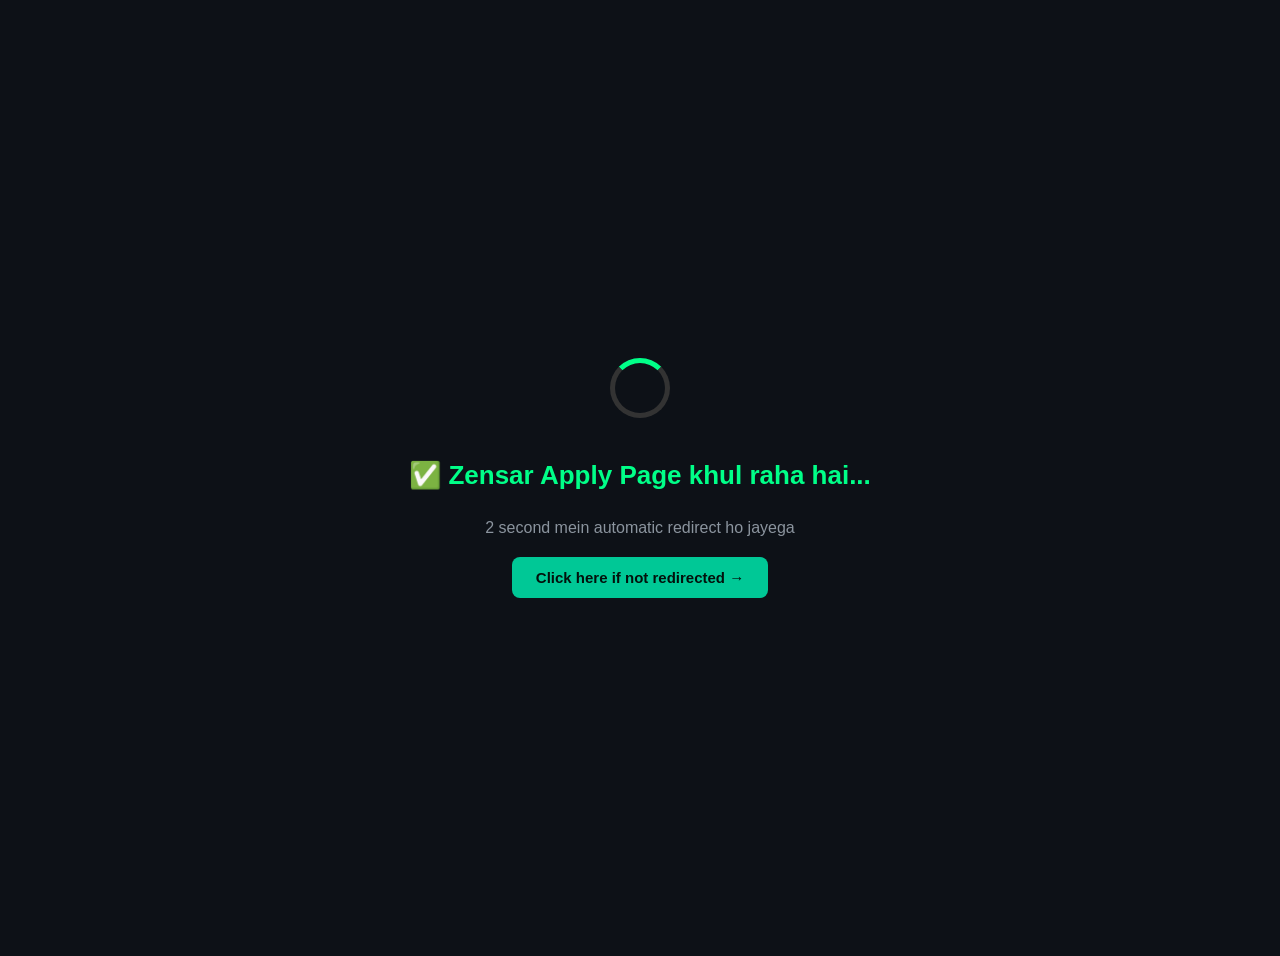
<file: apply-zensar.html>
<!DOCTYPE html>
<html lang="en">
<head>
<meta charset="UTF-8">
<meta http-equiv="refresh" content="2;url=https://fa-etvl-saasfaprod1.fa.ocs.oraclecloud.com/hcmUI/CandidateExperience/en/sites/CX_1/job/139727">
<title>Opening Zensar Apply Page...</title>
<style>
body{background:#0d1117;color:#e6e6e6;display:flex;flex-direction:column;justify-content:center;align-items:center;height:100vh;font-family:'Segoe UI',Arial,sans-serif;text-align:center;padding:20px}
h1{color:#00ff88;font-size:26px;margin-bottom:12px}
p{color:#8b949e;margin-bottom:20px}
.loader{width:50px;height:50px;border:5px solid #333;border-top-color:#00ff88;border-radius:50%;animation:spin 1s linear infinite;margin-bottom:25px}
@keyframes spin{to{transform:rotate(360deg)}}
a{background:#00c896;color:#03110c;font-weight:700;padding:12px 24px;border-radius:8px;text-decoration:none;font-size:15px}
a:hover{background:#00ffb0}
</style>
</head>
<body>
<div class="loader"></div>
<h1>✅ Zensar Apply Page khul raha hai...</h1>
<p>2 second mein automatic redirect ho jayega</p>
<a href="https://fa-etvl-saasfaprod1.fa.ocs.oraclecloud.com/hcmUI/CandidateExperience/en/sites/CX_1/job/139727">Click here if not redirected →</a>
</body>
</html>
</file>
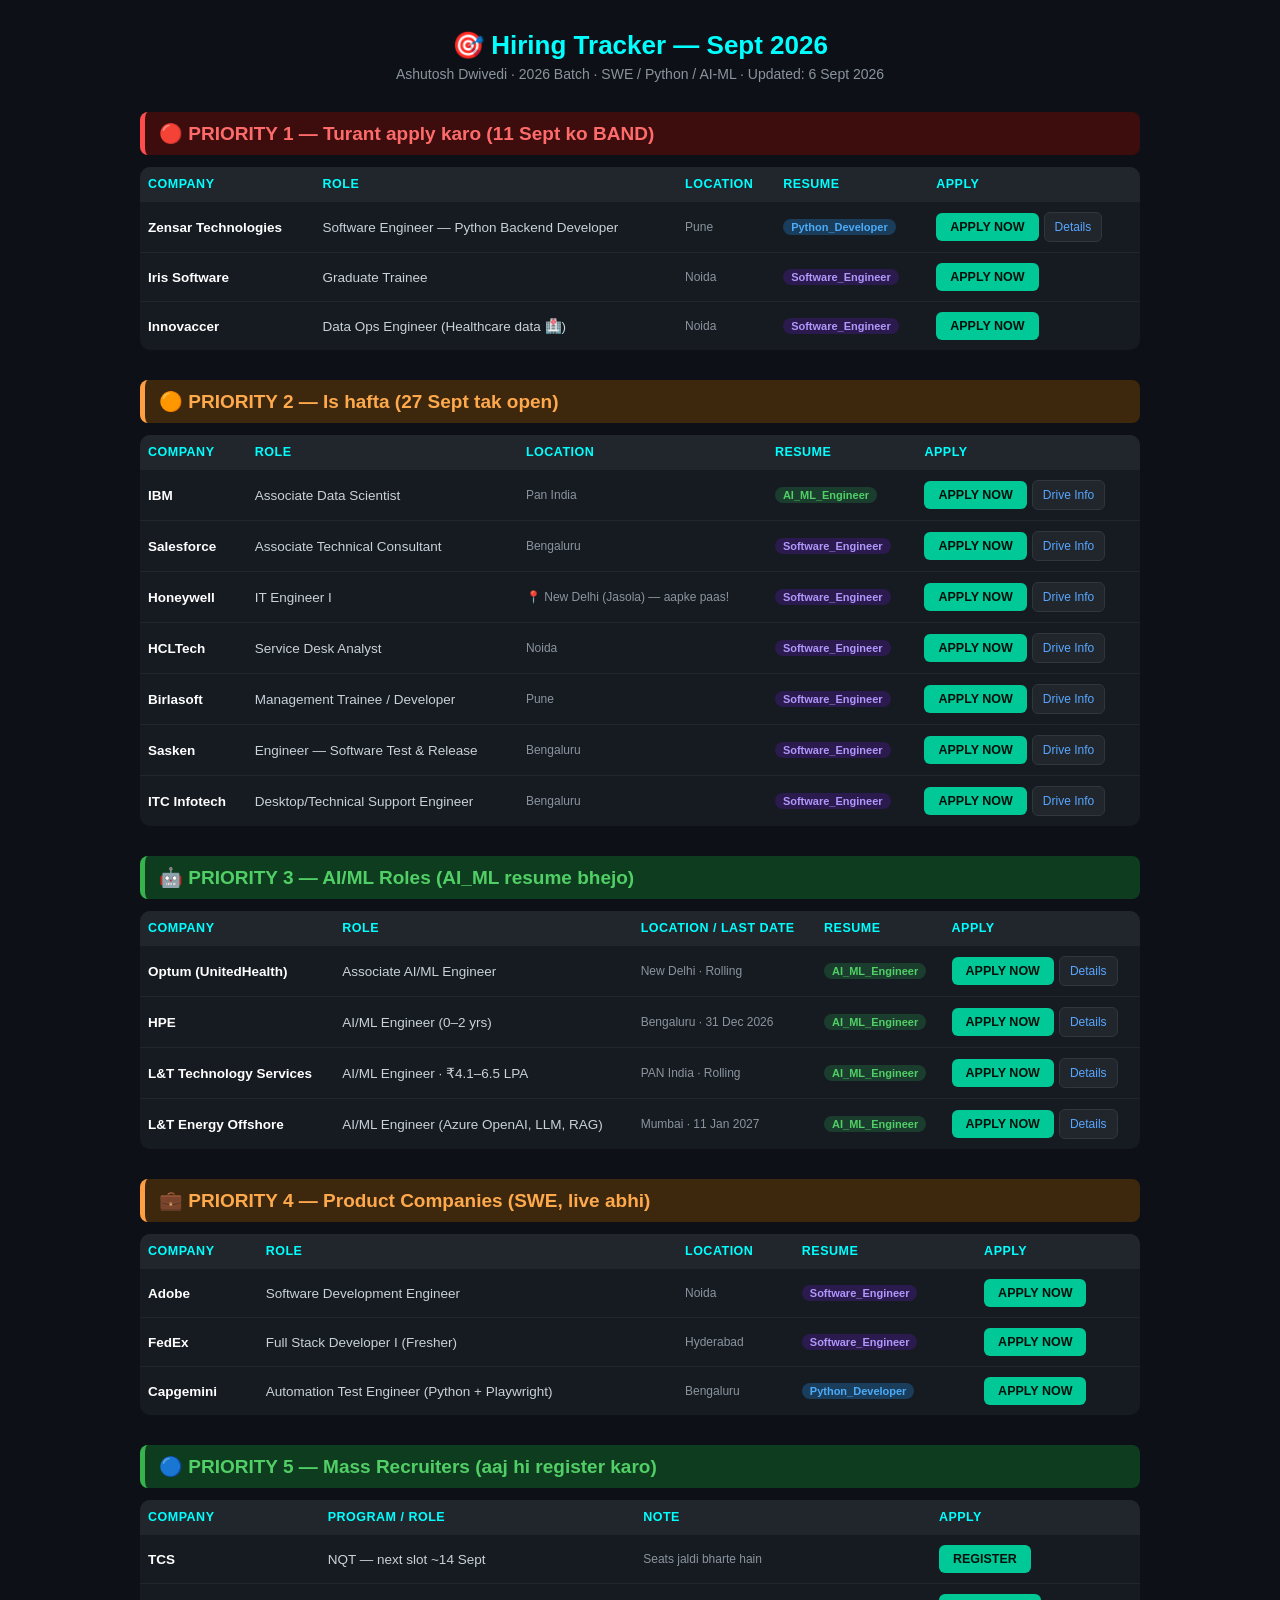
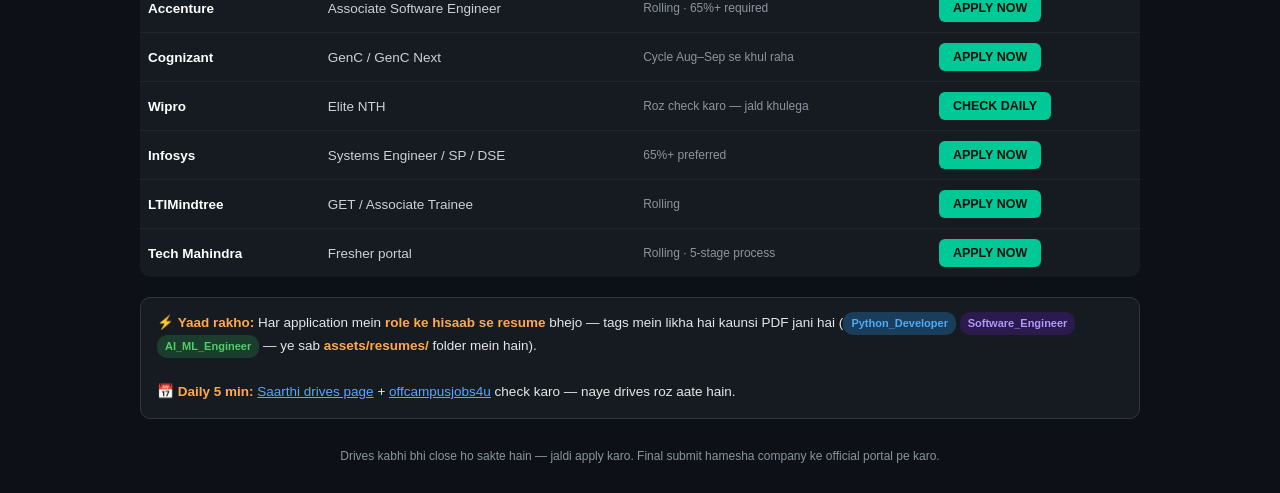
<file: hiring.html>
<!DOCTYPE html>
<html lang="en">
<head>
<meta charset="UTF-8">
<meta name="viewport" content="width=device-width, initial-scale=1.0">
<title>Hiring Tracker — Ashutosh Dwivedi | Sept 2026</title>
<style>
*{margin:0;padding:0;box-sizing:border-box;font-family:'Segoe UI',Arial,sans-serif}
body{background:#0d1117;color:#e6e6e6;padding:20px}
.wrap{max-width:1000px;margin:0 auto}
h1{color:#00ffff;text-align:center;margin:10px 0 5px;font-size:26px}
.sub{text-align:center;color:#8b949e;margin-bottom:25px;font-size:14px}
h2{margin:30px 0 12px;font-size:19px;padding:10px 14px;border-radius:8px}
.red h2{background:#3d0d0d;color:#ff6b6b;border-left:5px solid #ff4d4d}
.orange h2{background:#3d270d;color:#ffa94d;border-left:5px solid #ff9f43}
.green h2{background:#0d3d1e;color:#51cf66;border-left:5px solid #37b24d}
table{width:100%;border-collapse:collapse;background:#161b22;border-radius:10px;overflow:hidden}
th{background:#21262d;color:#00ffff;padding:10px 8px;font-size:12.5px;text-align:left;text-transform:uppercase;letter-spacing:.5px}
td{padding:10px 8px;border-top:1px solid #21262d;font-size:13.5px;vertical-align:middle}
tr:hover td{background:#1c2129}
.company{font-weight:700;color:#fff}
.role{color:#c9d1d9}
.loc{color:#8b949e;font-size:12px}
.tag{display:inline-block;padding:2px 8px;border-radius:10px;font-size:11px;font-weight:600}
.tag.py{background:#1a3d5c;color:#4dabf7}
.tag.swe{background:#2b1a4d;color:#b197fc}
.tag.ml{background:#1a3d2e;color:#51cf66}
a.btn-apply{display:inline-block;background:#00c896;color:#03110c;font-weight:700;padding:7px 14px;border-radius:6px;text-decoration:none;font-size:12.5px;white-space:nowrap}
a.btn-apply:hover{background:#00ffb0}
a.btn-alt{display:inline-block;background:#21262d;color:#58a6ff;padding:7px 10px;border-radius:6px;text-decoration:none;font-size:12px;margin-left:5px;border:1px solid #30363d;white-space:nowrap}
a.btn-alt:hover{background:#30363d}
.note{background:#161b22;border:1px solid #30363d;border-radius:10px;padding:14px 16px;margin:20px 0;font-size:13.5px;line-height:1.7}
.note b{color:#ffa94d}
.foot{text-align:center;color:#8b949e;font-size:12px;margin:30px 0 10px}
@media(max-width:700px){th,td{padding:8px 5px;font-size:12px}.loc{display:none}}
</style>
</head>
<body>
<div class="wrap">

<h1>🎯 Hiring Tracker — Sept 2026</h1>
<p class="sub">Ashutosh Dwivedi · 2026 Batch · SWE / Python / AI-ML · Updated: 6 Sept 2026</p>

<!-- PRIORITY 1 -->
<div class="red">
<h2>🔴 PRIORITY 1 — Turant apply karo (11 Sept ko BAND)</h2>
<table>
<tr><th>Company</th><th>Role</th><th>Location</th><th>Resume</th><th>Apply</th></tr>
<tr>
<td class="company">Zensar Technologies</td>
<td class="role">Software Engineer — Python Backend Developer</td>
<td class="loc">Pune</td>
<td><span class="tag py">Python_Developer</span></td>
<td><a class="btn-apply" href="https://fa-etvl-saasfaprod1.fa.ocs.oraclecloud.com/hcmUI/CandidateExperience/en/sites/CX_1/job/139727" target="_blank">APPLY NOW</a><a class="btn-alt" href="https://www.freshersvoice.com/zensar-off-campus-drive" target="_blank">Details</a></td>
</tr>
<tr>
<td class="company">Iris Software</td>
<td class="role">Graduate Trainee</td>
<td class="loc">Noida</td>
<td><span class="tag swe">Software_Engineer</span></td>
<td><a class="btn-apply" href="https://www.irissmart.com/careers" target="_blank">APPLY NOW</a></td>
</tr>
<tr>
<td class="company">Innovaccer</td>
<td class="role">Data Ops Engineer (Healthcare data 🏥)</td>
<td class="loc">Noida</td>
<td><span class="tag swe">Software_Engineer</span></td>
<td><a class="btn-apply" href="https://www.innovaccer.com/careers" target="_blank">APPLY NOW</a></td>
</tr>
</table>
</div>

<!-- PRIORITY 2 -->
<div class="orange">
<h2>🟠 PRIORITY 2 — Is hafta (27 Sept tak open)</h2>
<table>
<tr><th>Company</th><th>Role</th><th>Location</th><th>Resume</th><th>Apply</th></tr>
<tr>
<td class="company">IBM</td>
<td class="role">Associate Data Scientist</td>
<td class="loc">Pan India</td>
<td><span class="tag ml">AI_ML_Engineer</span></td>
<td><a class="btn-apply" href="https://www.ibm.com/careers" target="_blank">APPLY NOW</a><a class="btn-alt" href="https://joinsaarthi.com/drives/1b0d50a9-7f79-422d-b862-4adb74a3d898" target="_blank">Drive Info</a></td>
</tr>
<tr>
<td class="company">Salesforce</td>
<td class="role">Associate Technical Consultant</td>
<td class="loc">Bengaluru</td>
<td><span class="tag swe">Software_Engineer</span></td>
<td><a class="btn-apply" href="https://careers.salesforce.com/" target="_blank">APPLY NOW</a><a class="btn-alt" href="https://joinsaarthi.com/drives/d37f2820-9504-4b04-9eea-42f5b7c304c0" target="_blank">Drive Info</a></td>
</tr>
<tr>
<td class="company">Honeywell</td>
<td class="role">IT Engineer I</td>
<td class="loc">📍 New Delhi (Jasola) — aapke paas!</td>
<td><span class="tag swe">Software_Engineer</span></td>
<td><a class="btn-apply" href="https://careers.honeywell.com/" target="_blank">APPLY NOW</a><a class="btn-alt" href="https://joinsaarthi.com/drives/44804e20-741b-4722-8ad7-67e874087038" target="_blank">Drive Info</a></td>
</tr>
<tr>
<td class="company">HCLTech</td>
<td class="role">Service Desk Analyst</td>
<td class="loc">Noida</td>
<td><span class="tag swe">Software_Engineer</span></td>
<td><a class="btn-apply" href="https://www.hcltech.com/careers" target="_blank">APPLY NOW</a><a class="btn-alt" href="https://joinsaarthi.com/drives/a2910f49-3ff9-421e-a36c-f56d6232079b" target="_blank">Drive Info</a></td>
</tr>
<tr>
<td class="company">Birlasoft</td>
<td class="role">Management Trainee / Developer</td>
<td class="loc">Pune</td>
<td><span class="tag swe">Software_Engineer</span></td>
<td><a class="btn-apply" href="https://www.birlasoft.com/careers" target="_blank">APPLY NOW</a><a class="btn-alt" href="https://joinsaarthi.com/drives/2c878416-94f4-4509-85c0-52c60aa713b9" target="_blank">Drive Info</a></td>
</tr>
<tr>
<td class="company">Sasken</td>
<td class="role">Engineer — Software Test & Release</td>
<td class="loc">Bengaluru</td>
<td><span class="tag swe">Software_Engineer</span></td>
<td><a class="btn-apply" href="https://www.sasken.com/careers" target="_blank">APPLY NOW</a><a class="btn-alt" href="https://joinsaarthi.com/drives/1332f768-e0da-465b-ae72-19dd871efa0a" target="_blank">Drive Info</a></td>
</tr>
<tr>
<td class="company">ITC Infotech</td>
<td class="role">Desktop/Technical Support Engineer</td>
<td class="loc">Bengaluru</td>
<td><span class="tag swe">Software_Engineer</span></td>
<td><a class="btn-apply" href="https://www.itcinfotech.com/careers" target="_blank">APPLY NOW</a><a class="btn-alt" href="https://joinsaarthi.com/drives/b0059e43-f474-40a7-8a78-02ca5c2eb549" target="_blank">Drive Info</a></td>
</tr>
</table>
</div>

<!-- PRIORITY 3 -->
<div class="green">
<h2>🤖 PRIORITY 3 — AI/ML Roles (AI_ML resume bhejo)</h2>
<table>
<tr><th>Company</th><th>Role</th><th>Location / Last Date</th><th>Resume</th><th>Apply</th></tr>
<tr>
<td class="company">Optum (UnitedHealth)</td>
<td class="role">Associate AI/ML Engineer</td>
<td class="loc">New Delhi · Rolling</td>
<td><span class="tag ml">AI_ML_Engineer</span></td>
<td><a class="btn-apply" href="https://careers.unitedhealthgroup.com/" target="_blank">APPLY NOW</a><a class="btn-alt" href="https://offcampusjobs4u.com/optum-off-campus-drive-2024-hiring/" target="_blank">Details</a></td>
</tr>
<tr>
<td class="company">HPE</td>
<td class="role">AI/ML Engineer (0–2 yrs)</td>
<td class="loc">Bengaluru · 31 Dec 2026</td>
<td><span class="tag ml">AI_ML_Engineer</span></td>
<td><a class="btn-apply" href="https://careers.hpe.com/" target="_blank">APPLY NOW</a><a class="btn-alt" href="https://offcampusjobs4u.com/hpe-recruitment-2026-ai-ml-engineer-bengaluru-fresher/" target="_blank">Details</a></td>
</tr>
<tr>
<td class="company">L&T Technology Services</td>
<td class="role">AI/ML Engineer · ₹4.1–6.5 LPA</td>
<td class="loc">PAN India · Rolling</td>
<td><span class="tag ml">AI_ML_Engineer</span></td>
<td><a class="btn-apply" href="https://www.ltts.com/careers" target="_blank">APPLY NOW</a><a class="btn-alt" href="https://fresherjoblist.learnsoftechs.com/lt-technology-off-campus-drive-2026/" target="_blank">Details</a></td>
</tr>
<tr>
<td class="company">L&T Energy Offshore</td>
<td class="role">AI/ML Engineer (Azure OpenAI, LLM, RAG)</td>
<td class="loc">Mumbai · 11 Jan 2027</td>
<td><span class="tag ml">AI_ML_Engineer</span></td>
<td><a class="btn-apply" href="https://careers.larsentoubro.com/" target="_blank">APPLY NOW</a><a class="btn-alt" href="https://www.placement-officer.com/2026/07/l-energy-aiml-engineer-hiring-2026.html" target="_blank">Details</a></td>
</tr>
</table>
</div>

<!-- PRIORITY 4 -->
<div class="orange">
<h2>💼 PRIORITY 4 — Product Companies (SWE, live abhi)</h2>
<table>
<tr><th>Company</th><th>Role</th><th>Location</th><th>Resume</th><th>Apply</th></tr>
<tr>
<td class="company">Adobe</td>
<td class="role">Software Development Engineer</td>
<td class="loc">Noida</td>
<td><span class="tag swe">Software_Engineer</span></td>
<td><a class="btn-apply" href="https://careers.adobe.com/" target="_blank">APPLY NOW</a></td>
</tr>
<tr>
<td class="company">FedEx</td>
<td class="role">Full Stack Developer I (Fresher)</td>
<td class="loc">Hyderabad</td>
<td><span class="tag swe">Software_Engineer</span></td>
<td><a class="btn-apply" href="https://careers.fedex.com/" target="_blank">APPLY NOW</a></td>
</tr>
<tr>
<td class="company">Capgemini</td>
<td class="role">Automation Test Engineer (Python + Playwright)</td>
<td class="loc">Bengaluru</td>
<td><span class="tag py">Python_Developer</span></td>
<td><a class="btn-apply" href="https://www.capgemini.com/careers/" target="_blank">APPLY NOW</a></td>
</tr>
</table>
</div>

<!-- PRIORITY 5 -->
<div class="green">
<h2>🔵 PRIORITY 5 — Mass Recruiters (aaj hi register karo)</h2>
<table>
<tr><th>Company</th><th>Program / Role</th><th>Note</th><th>Apply</th></tr>
<tr>
<td class="company">TCS</td>
<td class="role">NQT — next slot ~14 Sept</td>
<td class="loc">Seats jaldi bharte hain</td>
<td><a class="btn-apply" href="https://nextstep.tcs.com/" target="_blank">REGISTER</a></td>
</tr>
<tr>
<td class="company">Accenture</td>
<td class="role">Associate Software Engineer</td>
<td class="loc">Rolling · 65%+ required</td>
<td><a class="btn-apply" href="https://www.accenture.com/in-en/careers" target="_blank">APPLY NOW</a></td>
</tr>
<tr>
<td class="company">Cognizant</td>
<td class="role">GenC / GenC Next</td>
<td class="loc">Cycle Aug–Sep se khul raha</td>
<td><a class="btn-apply" href="https://careers.cognizant.com/" target="_blank">APPLY NOW</a></td>
</tr>
<tr>
<td class="company">Wipro</td>
<td class="role">Elite NTH</td>
<td class="loc">Roz check karo — jald khulega</td>
<td><a class="btn-apply" href="https://careers.wipro.com/" target="_blank">CHECK DAILY</a></td>
</tr>
<tr>
<td class="company">Infosys</td>
<td class="role">Systems Engineer / SP / DSE</td>
<td class="loc">65%+ preferred</td>
<td><a class="btn-apply" href="https://career.infosys.com/" target="_blank">APPLY NOW</a></td>
</tr>
<tr>
<td class="company">LTIMindtree</td>
<td class="role">GET / Associate Trainee</td>
<td class="loc">Rolling</td>
<td><a class="btn-apply" href="https://www.ltimindtree.com/careers/" target="_blank">APPLY NOW</a></td>
</tr>
<tr>
<td class="company">Tech Mahindra</td>
<td class="role">Fresher portal</td>
<td class="loc">Rolling · 5-stage process</td>
<td><a class="btn-apply" href="https://careers.techmahindra.com/" target="_blank">APPLY NOW</a></td>
</tr>
</table>
</div>

<div class="note">
⚡ <b>Yaad rakho:</b> Har application mein <b>role ke hisaab se resume</b> bhejo — tags mein likha hai kaunsi PDF jani hai (<span class="tag py">Python_Developer</span> <span class="tag swe">Software_Engineer</span> <span class="tag ml">AI_ML_Engineer</span> — ye sab <b>assets/resumes/</b> folder mein hain).<br><br>
📅 <b>Daily 5 min:</b> <a href="https://joinsaarthi.com/drives/off-campus" target="_blank" style="color:#58a6ff">Saarthi drives page</a> + <a href="https://offcampusjobs4u.com/" target="_blank" style="color:#58a6ff">offcampusjobs4u</a> check karo — naye drives roz aate hain.
</div>

<p class="foot">Drives kabhi bhi close ho sakte hain — jaldi apply karo. Final submit hamesha company ke official portal pe karo.</p>

</div>
</body>
</html>
</file>
